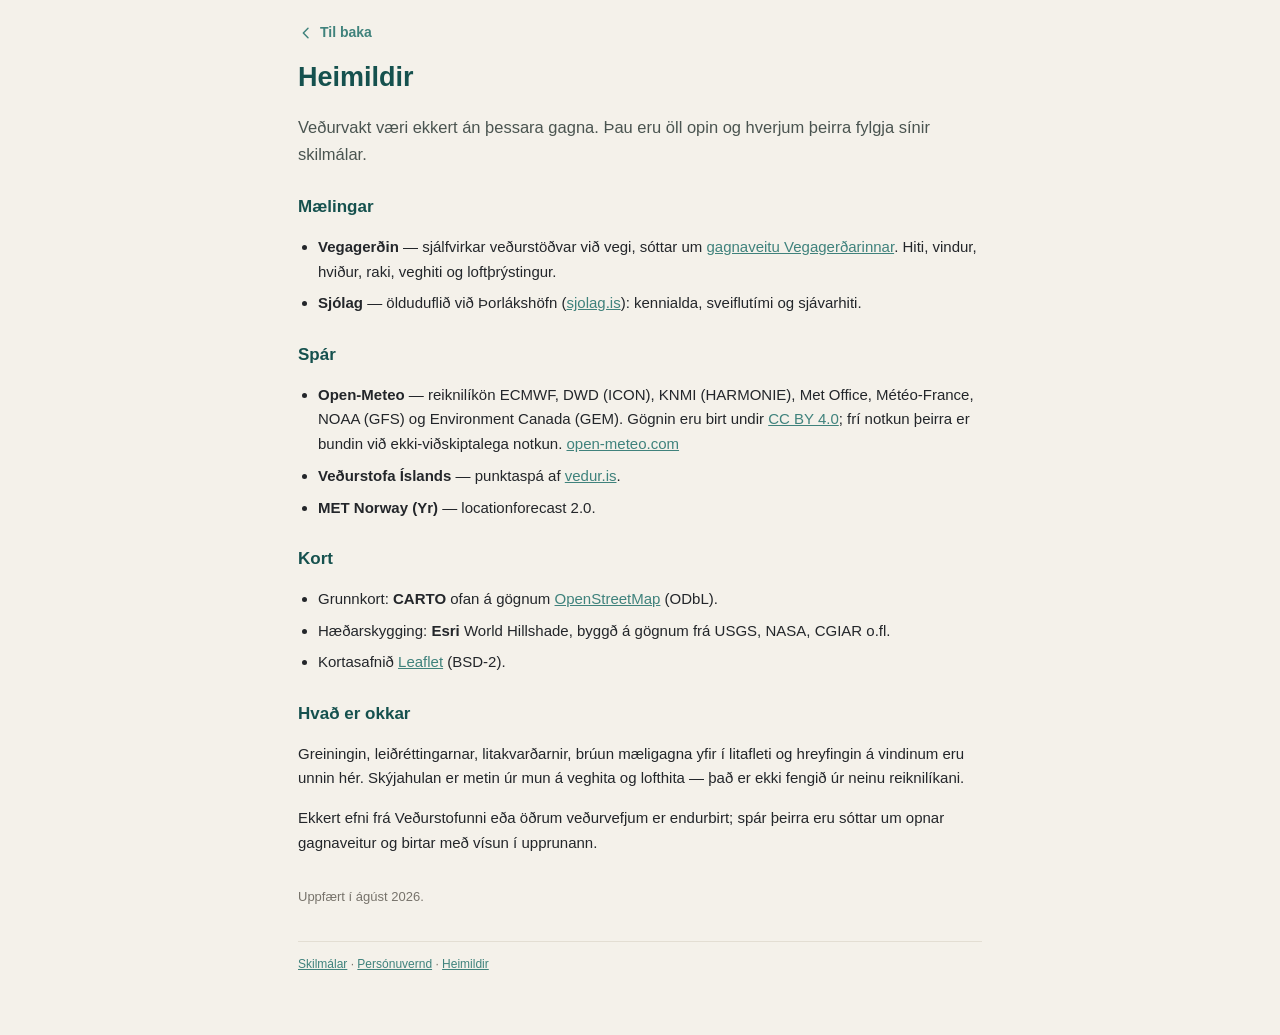
<file: site/heimildir.html>
<!DOCTYPE html>
<html lang="is">
<head>
<meta charset="utf-8">
<meta name="viewport" content="width=device-width, initial-scale=1">
<title>Heimildir · Veðurvakt</title>
<link rel="stylesheet" href="style.css">
<link rel="icon" href="favicon-32.png" sizes="32x32">
</head>
<body>
<div class="page prose">
  <a class="back" href="index.html">
    <svg viewBox="0 0 24 24" aria-hidden="true"><path d="M9 5l7 7-7 7" fill="none"
      stroke="currentColor" stroke-width="2.2" stroke-linecap="round"
      stroke-linejoin="round"/></svg>
    Til baka
  </a>
  <h1>Heimildir</h1>
  <p class="lead">Veðurvakt væri ekkert án þessara gagna. Þau eru öll opin og
    hverjum þeirra fylgja sínir skilmálar.</p>

  <h2>Mælingar</h2>
  <ul>
    <li><strong>Vegagerðin</strong> — sjálfvirkar veðurstöðvar við vegi, sóttar
      um <a href="https://gagnaveita.vegagerdin.is">gagnaveitu Vegagerðarinnar</a>.
      Hiti, vindur, hviður, raki, veghiti og loftþrýstingur.</li>
    <li><strong>Sjólag</strong> — ölduduflið við Þorlákshöfn
      (<a href="https://sjolag.is">sjolag.is</a>): kennialda, sveiflutími og
      sjávarhiti.</li>
  </ul>

  <h2>Spár</h2>
  <ul>
    <li><strong>Open-Meteo</strong> — reiknilíkön ECMWF, DWD (ICON), KNMI
      (HARMONIE), Met Office, Météo-France, NOAA (GFS) og Environment Canada
      (GEM). Gögnin eru birt undir
      <a href="https://creativecommons.org/licenses/by/4.0/">CC BY 4.0</a>; frí
      notkun þeirra er bundin við ekki-viðskiptalega notkun.
      <a href="https://open-meteo.com">open-meteo.com</a></li>
    <li><strong>Veðurstofa Íslands</strong> — punktaspá af
      <a href="https://www.vedur.is">vedur.is</a>.</li>
    <li><strong>MET Norway (Yr)</strong> — locationforecast 2.0.</li>
  </ul>

  <h2>Kort</h2>
  <ul>
    <li>Grunnkort: <strong>CARTO</strong> ofan á gögnum
      <a href="https://www.openstreetmap.org/copyright">OpenStreetMap</a>
      (ODbL).</li>
    <li>Hæðarskygging: <strong>Esri</strong> World Hillshade, byggð á gögnum frá
      USGS, NASA, CGIAR o.fl.</li>
    <li>Kortasafnið <a href="https://leafletjs.com">Leaflet</a> (BSD-2).</li>
  </ul>

  <h2>Hvað er okkar</h2>
  <p>Greiningin, leiðréttingarnar, litakvarðarnir, brúun mæligagna yfir í
    litafleti og hreyfingin á vindinum eru unnin hér. Skýjahulan er metin úr
    mun á veghita og lofthita — það er ekki fengið úr neinu reiknilíkani.</p>

  <p>Ekkert efni frá Veðurstofunni eða öðrum veðurvefjum er endurbirt; spár
    þeirra eru sóttar um opnar gagnaveitur og birtar með vísun í upprunann.</p>

  <p class="stamp">Uppfært í ágúst 2026.</p>

  <footer class="foot">
    <a href="skilmalar.html">Skilmálar</a> · <a href="personuvernd.html">Persónuvernd</a>
    · <a href="heimildir.html">Heimildir</a>
  </footer>
</div>
</body>
</html>
</file>
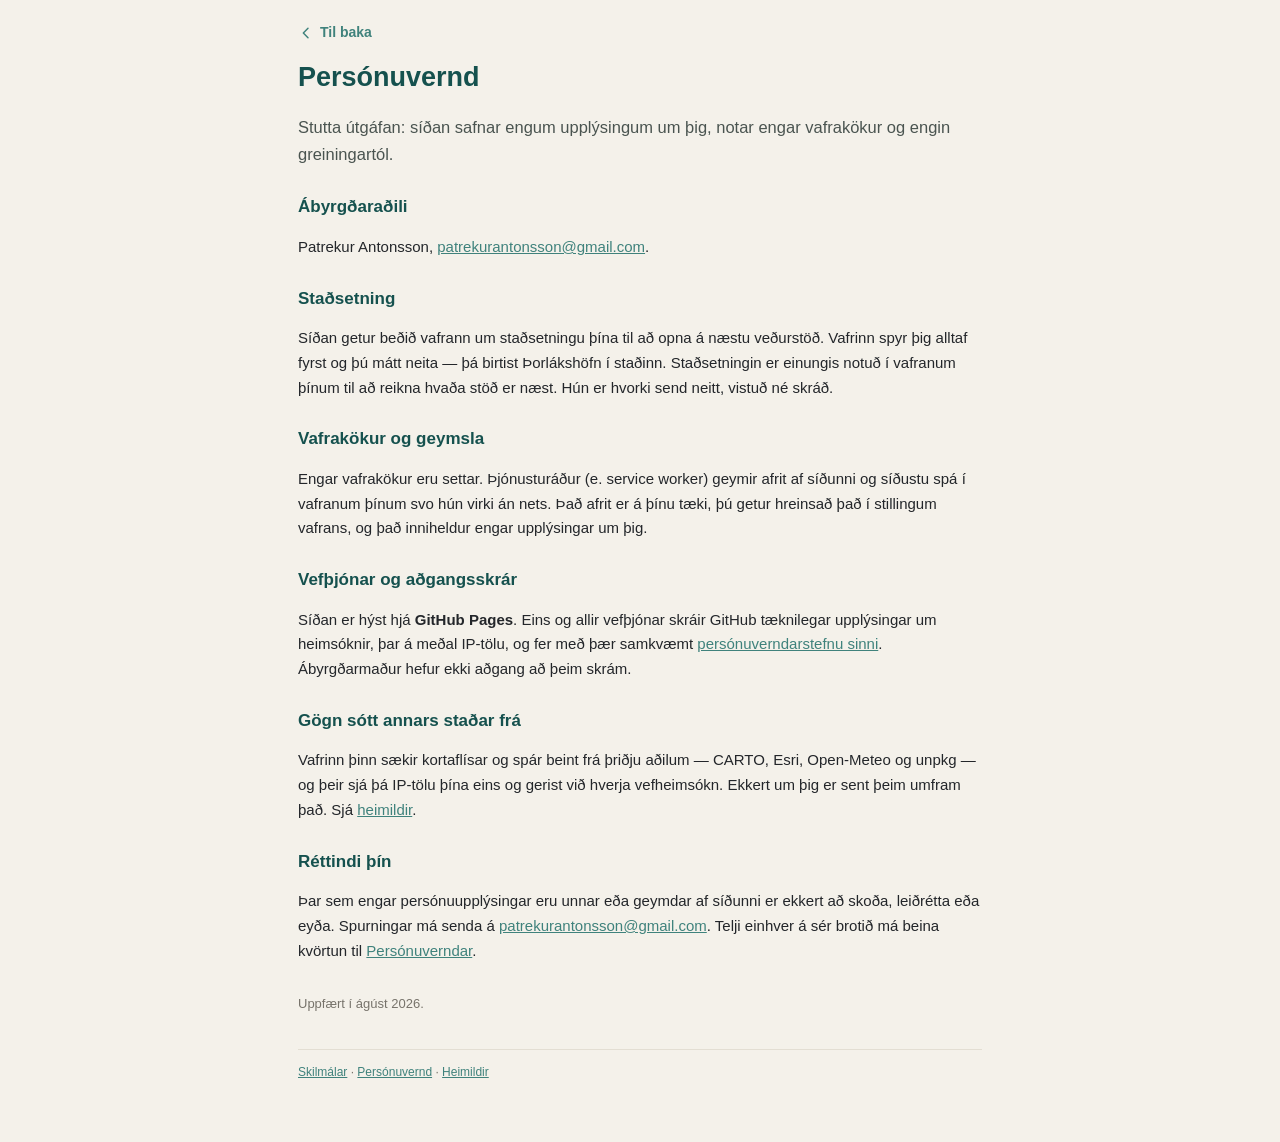
<file: site/personuvernd.html>
<!DOCTYPE html>
<html lang="is">
<head>
<meta charset="utf-8">
<meta name="viewport" content="width=device-width, initial-scale=1">
<title>Persónuvernd · Veðurvakt</title>
<link rel="stylesheet" href="style.css">
<link rel="icon" href="favicon-32.png" sizes="32x32">
</head>
<body>
<div class="page prose">
  <a class="back" href="index.html">
    <svg viewBox="0 0 24 24" aria-hidden="true"><path d="M9 5l7 7-7 7" fill="none"
      stroke="currentColor" stroke-width="2.2" stroke-linecap="round"
      stroke-linejoin="round"/></svg>
    Til baka
  </a>
  <h1>Persónuvernd</h1>
  <p class="lead">Stutta útgáfan: síðan safnar engum upplýsingum um þig, notar
    engar vafrakökur og engin greiningartól.</p>

  <h2>Ábyrgðaraðili</h2>
  <p>Patrekur Antonsson, <a href="mailto:patrekurantonsson@gmail.com">patrekurantonsson@gmail.com</a>.</p>

  <h2>Staðsetning</h2>
  <p>Síðan getur beðið vafrann um staðsetningu þína til að opna á næstu
    veðurstöð. Vafrinn spyr þig alltaf fyrst og þú mátt neita — þá birtist
    Þorlákshöfn í staðinn. Staðsetningin er einungis notuð í vafranum þínum til
    að reikna hvaða stöð er næst. Hún er hvorki send neitt, vistuð né skráð.</p>

  <h2>Vafrakökur og geymsla</h2>
  <p>Engar vafrakökur eru settar. Þjónusturáður (e. service worker) geymir
    afrit af síðunni og síðustu spá í vafranum þínum svo hún virki án nets. Það
    afrit er á þínu tæki, þú getur hreinsað það í stillingum vafrans, og það
    inniheldur engar upplýsingar um þig.</p>

  <h2>Vefþjónar og aðgangsskrár</h2>
  <p>Síðan er hýst hjá <strong>GitHub Pages</strong>. Eins og allir vefþjónar
    skráir GitHub tæknilegar upplýsingar um heimsóknir, þar á meðal IP-tölu, og
    fer með þær samkvæmt
    <a href="https://docs.github.com/site-policy/privacy-policies/github-privacy-statement">persónuverndarstefnu
    sinni</a>. Ábyrgðarmaður hefur ekki aðgang að þeim skrám.</p>

  <h2>Gögn sótt annars staðar frá</h2>
  <p>Vafrinn þinn sækir kortaflísar og spár beint frá þriðju aðilum — CARTO,
    Esri, Open-Meteo og unpkg — og þeir sjá þá IP-tölu þína eins og gerist við
    hverja vefheimsókn. Ekkert um þig er sent þeim umfram það.
    Sjá <a href="heimildir.html">heimildir</a>.</p>

  <h2>Réttindi þín</h2>
  <p>Þar sem engar persónuupplýsingar eru unnar eða geymdar af síðunni er
    ekkert að skoða, leiðrétta eða eyða. Spurningar má senda á
    <a href="mailto:patrekurantonsson@gmail.com">patrekurantonsson@gmail.com</a>. Telji einhver á sér brotið má
    beina kvörtun til <a href="https://www.personuvernd.is">Persónuverndar</a>.</p>

  <p class="stamp">Uppfært í ágúst 2026.</p>

  <footer class="foot">
    <a href="skilmalar.html">Skilmálar</a> · <a href="personuvernd.html">Persónuvernd</a>
    · <a href="heimildir.html">Heimildir</a>
  </footer>
</div>
</body>
</html>
</file>
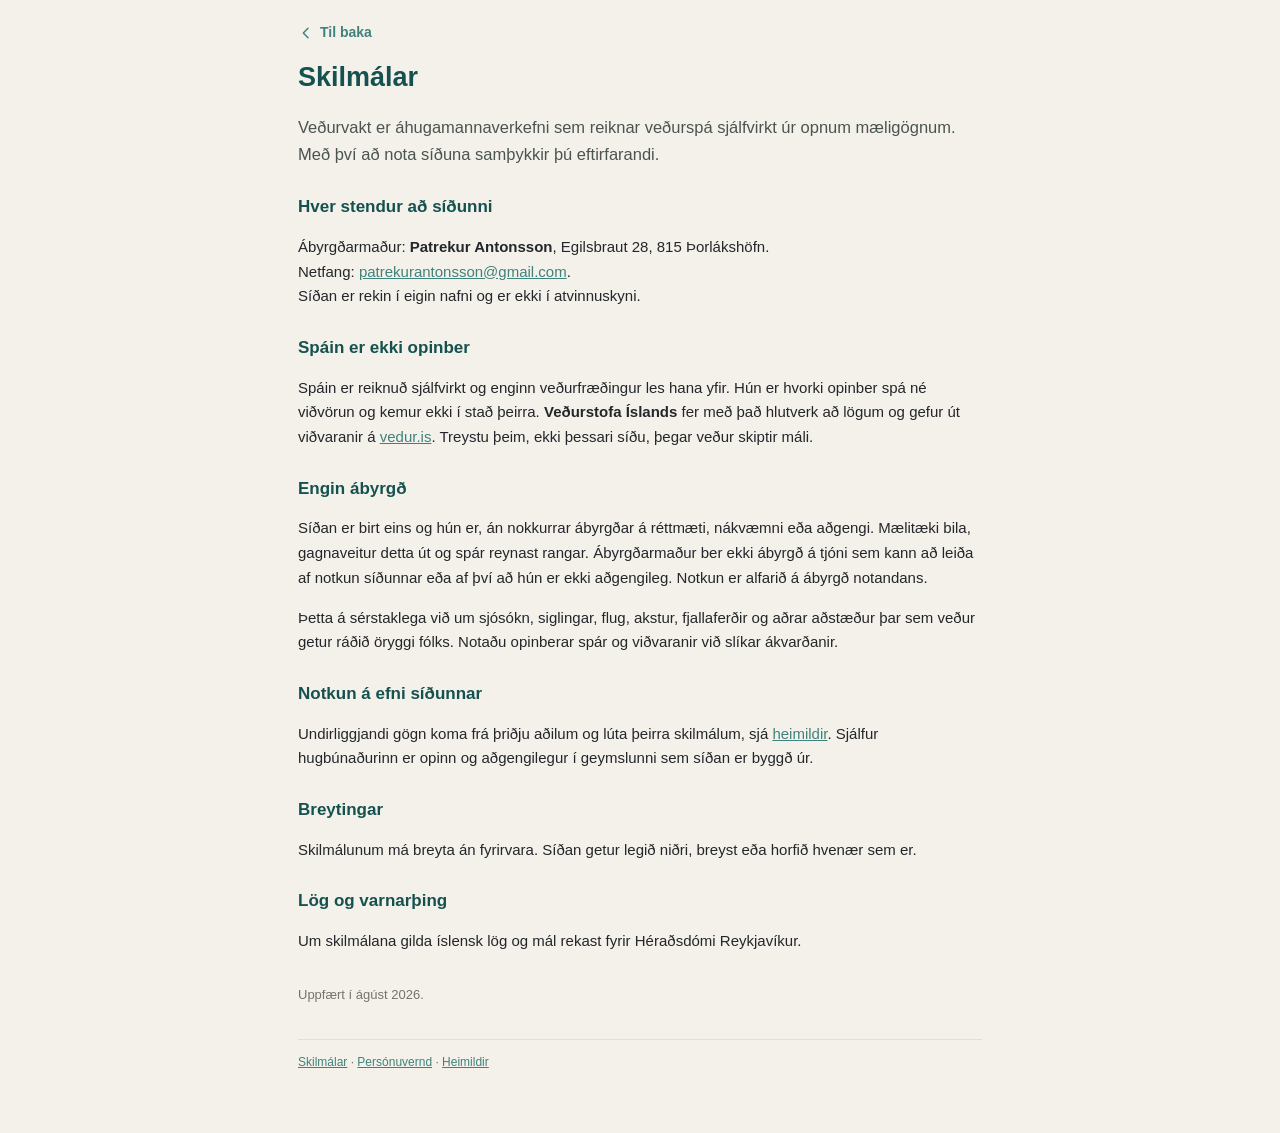
<file: site/skilmalar.html>
<!DOCTYPE html>
<html lang="is">
<head>
<meta charset="utf-8">
<meta name="viewport" content="width=device-width, initial-scale=1">
<title>Skilmálar · Veðurvakt</title>
<link rel="stylesheet" href="style.css">
<link rel="icon" href="favicon-32.png" sizes="32x32">
</head>
<body>
<div class="page prose">
  <a class="back" href="index.html">
    <svg viewBox="0 0 24 24" aria-hidden="true"><path d="M9 5l7 7-7 7" fill="none"
      stroke="currentColor" stroke-width="2.2" stroke-linecap="round"
      stroke-linejoin="round"/></svg>
    Til baka
  </a>
  <h1>Skilmálar</h1>
  <p class="lead">Veðurvakt er áhugamannaverkefni sem reiknar veðurspá sjálfvirkt
    úr opnum mæligögnum. Með því að nota síðuna samþykkir þú eftirfarandi.</p>

  <h2>Hver stendur að síðunni</h2>
  <p>Ábyrgðarmaður: <strong>Patrekur Antonsson</strong>, Egilsbraut 28, 815 Þorlákshöfn.<br>
    Netfang: <a href="mailto:patrekurantonsson@gmail.com">patrekurantonsson@gmail.com</a>.<br>
    Síðan er rekin í eigin nafni og er ekki í atvinnuskyni.</p>

  <h2>Spáin er ekki opinber</h2>
  <p>Spáin er reiknuð sjálfvirkt og enginn veðurfræðingur les hana yfir. Hún er
    hvorki opinber spá né viðvörun og kemur ekki í stað þeirra.
    <strong>Veðurstofa Íslands</strong> fer með það hlutverk að lögum og gefur út
    viðvaranir á <a href="https://www.vedur.is">vedur.is</a>. Treystu þeim, ekki
    þessari síðu, þegar veður skiptir máli.</p>

  <h2>Engin ábyrgð</h2>
  <p>Síðan er birt eins og hún er, án nokkurrar ábyrgðar á réttmæti, nákvæmni eða
    aðgengi. Mælitæki bila, gagnaveitur detta út og spár reynast rangar.
    Ábyrgðarmaður ber ekki ábyrgð á tjóni sem kann að leiða af notkun síðunnar
    eða af því að hún er ekki aðgengileg. Notkun er alfarið á ábyrgð notandans.</p>

  <p>Þetta á sérstaklega við um sjósókn, siglingar, flug, akstur, fjallaferðir og
    aðrar aðstæður þar sem veður getur ráðið öryggi fólks. Notaðu opinberar spár
    og viðvaranir við slíkar ákvarðanir.</p>

  <h2>Notkun á efni síðunnar</h2>
  <p>Undirliggjandi gögn koma frá þriðju aðilum og lúta þeirra skilmálum, sjá
    <a href="heimildir.html">heimildir</a>. Sjálfur hugbúnaðurinn er opinn og
    aðgengilegur í geymslunni sem síðan er byggð úr.</p>

  <h2>Breytingar</h2>
  <p>Skilmálunum má breyta án fyrirvara. Síðan getur legið niðri, breyst eða
    horfið hvenær sem er.</p>

  <h2>Lög og varnarþing</h2>
  <p>Um skilmálana gilda íslensk lög og mál rekast fyrir Héraðsdómi Reykjavíkur.</p>

  <p class="stamp">Uppfært í ágúst 2026.</p>

  <footer class="foot">
    <a href="skilmalar.html">Skilmálar</a> · <a href="personuvernd.html">Persónuvernd</a>
    · <a href="heimildir.html">Heimildir</a>
  </footer>
</div>
</body>
</html>
</file>
<file: site/style.css>
:root{
  --bg:#F4F1EA;
  --card:#FFFFFF;
  --line:#E3DED3;
  --line-soft:#F1ECE3;
  --navy:#15514E;
  --navy-soft:#3F827C;
  --ink:#23262A;
  --muted:#77736B;
  --red:#C2571F;
  --notice:#E9F0EC;
  --sun:#E8A33D;
  --cloud:#C3C6BE;
  --cloud-dark:#9AA096;
  --rain:#3E7E8C;
}
*{box-sizing:border-box}
html{-webkit-text-size-adjust:100%}
body{
  margin:0;background:var(--bg);color:var(--ink);
  font-family:-apple-system,BlinkMacSystemFont,"Segoe UI",Inter,Roboto,Helvetica,Arial,sans-serif;
  font-size:15px;line-height:1.5;-webkit-font-smoothing:antialiased;
}
.page{max-width:1180px;margin:0 auto;padding:22px 18px 60px}

.place{display:flex;align-items:center;gap:10px;margin:6px 0 18px}
.place h1{font-size:30px;color:var(--navy);margin:0;font-weight:700;letter-spacing:-.01em}
.pin{width:22px;height:26px;fill:var(--navy-soft);flex:none}
.pin.small{width:13px;height:15px}

.card{background:var(--card);border:1px solid var(--line);border-radius:10px}

.top{display:grid;grid-template-columns:minmax(0,1.75fr) minmax(0,1fr);gap:18px;margin-bottom:20px}
@media (max-width:860px){.top{grid-template-columns:1fr}}

.map-card{padding:14px 16px 10px;display:flex;flex-direction:column}
.map-head{display:flex;justify-content:space-between;align-items:baseline;gap:10px;
  font-size:13px;font-weight:600;color:var(--navy)}
#map{flex:1;min-height:360px;margin-top:8px;border-radius:8px;overflow:hidden;
  background:#EFEBE2;z-index:0}
#map > svg{width:100%;height:auto;display:block}
#map.leaflet-container{font:inherit}

/* station badges on the map */
.leaflet-marker-icon.stn-wrap{background:none;border:none}
.stn{display:flex;align-items:center;gap:6px;background:#fff;border-radius:7px;
  border:1px solid #E3DED3;box-shadow:0 1px 4px rgba(35,38,42,.18);
  padding:2px 7px;font-size:12.5px;line-height:1.5;white-space:nowrap;width:max-content}
.stn-t{color:var(--red);font-weight:700}
.stn-w{color:var(--ink);font-weight:600;display:flex;align-items:center;gap:1px}
.b-arrow{width:12px;height:12px;display:block}
.stn-dot{display:block;width:7px;height:7px;border-radius:50%;margin:3px auto 0;
  border:1.5px solid #fff;box-shadow:0 0 0 1px rgba(35,38,42,.25)}
.stn.home{border-color:var(--navy);border-width:1.5px}
.stn.home .stn-t{color:var(--navy)}
.stn-dot.home{background:var(--navy);width:9px;height:9px}

/* hover card, same shape as the one on vedur.is */
.leaflet-popup-content-wrapper{border-radius:9px;box-shadow:0 4px 18px rgba(35,38,42,.2)}
.leaflet-popup-content{margin:12px 15px;font-size:13.5px;min-width:180px}
.leaflet-popup-tip{box-shadow:none}
.pop-h{display:flex;justify-content:space-between;gap:16px;align-items:baseline;
  margin-bottom:8px}
.pop-h strong{color:var(--navy);font-size:15px}
.pop-h span{color:var(--muted);font-size:13px}
.pop dl{display:grid;grid-template-columns:auto 1fr;gap:5px 14px;margin:0;font-size:13px}
.pop dt{color:var(--muted)}
.pop dd{margin:0;text-align:right;font-weight:700}
.legend{margin:6px 0 2px;font-size:11.5px;color:var(--muted)}
.muted{color:var(--muted);font-weight:400}

.now-card{padding:18px 20px 20px}
.now-head{display:flex;justify-content:space-between;align-items:baseline;
  border-bottom:1px solid var(--line-soft);padding-bottom:10px}
.now-head h2{font-size:19px;color:var(--navy);margin:0;font-weight:700}
.now-time{font-size:17px;font-weight:700;color:var(--navy)}
.now-body{display:flex;gap:16px;align-items:flex-start;padding:16px 0 4px}
.now-icon{width:86px;flex:none;text-align:center}
.now-icon svg{width:64px;height:64px}
.now-icon span{display:block;font-size:12.5px;margin-top:2px}
dl{flex:1;margin:0;display:grid;grid-template-columns:auto 1fr;gap:7px 12px;font-size:14px}
dt{color:var(--muted)}
dd{margin:0;text-align:right;font-weight:700}
dd .arrow{margin-right:5px}

.notice{background:var(--notice);border-radius:8px;padding:12px 14px;margin-top:14px}
.notice h3{margin:0 0 5px;font-size:14px;color:var(--navy);display:flex;align-items:center;gap:6px}
.notice p{margin:0;font-size:12.5px;color:#4A5450}
.notice a{color:var(--navy)}

.tabs{display:flex;align-items:center;gap:8px;margin:0 0 14px;flex-wrap:wrap}
.tab{font:inherit;font-size:14px;font-weight:600;color:var(--navy);cursor:pointer;
  background:transparent;border:none;border-radius:7px;padding:8px 14px}
.tab.active{background:var(--navy);color:#fff}
.tab.ghost{color:var(--muted);font-weight:500}
.tab.ghost.active{background:var(--navy);color:#fff}
.tab:focus-visible{outline:2px solid var(--navy-soft);outline-offset:2px}
.tab-spacer{flex:1}

.panel{padding:4px 0;overflow:hidden}
.hidden{display:none}

table{width:100%;border-collapse:collapse}
.hours th{font-size:12px;font-weight:500;color:var(--muted);text-align:left;
  padding:14px 18px 12px;border-bottom:1px solid var(--line)}
.hours td{padding:11px 18px;border-bottom:1px solid var(--line-soft);font-size:15px}
.hours tr:last-child td{border-bottom:none}
.hours .num{text-align:right}
.hours td.num{text-align:right}
.time{font-weight:600;font-size:14px}
.temp{color:var(--red);font-weight:700}
.wind{white-space:nowrap;font-weight:600}
.wind .unit,.pcp .unit,.rh .unit{color:var(--muted);font-weight:400;font-size:13px}
.sym{width:40px;height:40px;display:block}
.arrow{display:inline-block;width:14px;height:14px;vertical-align:-2px;fill:var(--ink)}

.days{padding:6px 18px 16px}
.day{display:grid;grid-template-columns:110px 46px 1fr;gap:14px;align-items:center;
  padding:13px 0;border-bottom:1px solid var(--line-soft)}
.day:last-child{border-bottom:none}
.day .name{font-weight:600;text-transform:capitalize}
.day .range{font-weight:700}
.day .range .lo{color:var(--muted);font-weight:500}
.day .range .hi{color:var(--red)}
.day .detail{color:var(--muted);font-size:13.5px}
.day .name .date{display:block;font-size:12px;color:var(--muted);font-weight:400}
.days-note{padding:4px 0 0}

.why{margin:0;padding:16px 18px 8px 36px}
.why li{margin-bottom:9px}
.why-grid{display:grid;grid-template-columns:repeat(auto-fit,minmax(190px,1fr));
  gap:1px;background:var(--line-soft);border-top:1px solid var(--line)}
.why-grid div{background:#fff;padding:14px 18px}
.why-grid span{display:block;font-size:12px;color:var(--muted)}
.why-grid strong{font-size:17px;font-weight:700}

#score-intro{padding:16px 18px 0;margin:0;font-size:13.5px}
.foot{margin-top:26px;font-size:12px;color:var(--muted);line-height:1.7}
.foot a{color:var(--navy-soft)}
.stale{color:var(--red);font-weight:600}

/* median-of-all-forecasts chip in the header corner */
.ensemble-chip{
  margin-left:auto;display:flex;align-items:center;gap:14px;text-decoration:none;
  background:var(--card);border:1px solid var(--line);border-radius:10px;
  padding:10px 14px 10px 16px;color:var(--ink);min-width:220px;
  transition:border-color .15s, box-shadow .15s;
}
.ensemble-chip:hover{border-color:#CFC7B8;box-shadow:0 2px 10px rgba(21,81,78,.08)}
.ensemble-chip:focus-visible{outline:2px solid var(--navy-soft);outline-offset:2px}
.chip-label{position:absolute;width:1px;height:1px;overflow:hidden;clip:rect(0 0 0 0)}
.ensemble-chip > div{display:flex;flex-direction:column}
.chip-main{display:block;font-size:22px;font-weight:700;color:var(--red);line-height:1.15}
.chip-main #chip-wind{font-size:14px;color:var(--ink);font-weight:600;margin-left:9px}
.chip-sub{display:block;font-size:11.5px;color:var(--muted);margin-top:1px}
.chev{width:18px;height:18px;color:var(--navy-soft);margin-left:auto;flex:none}
@media (max-width:660px){
  .ensemble-chip{margin-left:0;width:100%;order:3}
  .place{flex-wrap:wrap}
}

/* comparison page */
.back{display:inline-flex;align-items:center;gap:6px;color:var(--navy);
  text-decoration:none;font-size:14px;font-weight:600;margin-bottom:8px}
.back svg{width:16px;height:16px;transform:rotate(180deg)}
.spread-card{padding:16px 18px}
.spread-card h2{margin:0 0 4px;font-size:17px;color:var(--navy)}
.spread-card p{margin:0 0 10px;font-size:13px;color:var(--muted)}
.matrix{overflow-x:auto}
.matrix table{min-width:760px}
.matrix th.src{font-weight:600;color:var(--navy);cursor:pointer;white-space:nowrap}
.matrix th.src.sel{text-decoration:underline}
.matrix td.med{background:#F6F2EA;font-weight:700}
.matrix th.med{background:#F6F2EA;color:var(--navy);font-weight:700}
.matrix td{text-align:right;font-variant-numeric:tabular-nums}
.matrix td:first-child,.matrix th:first-child{text-align:left}
.metric-tabs{display:flex;gap:6px;padding:14px 18px 0}
.metric{font:inherit;font-size:13px;font-weight:600;border:1px solid var(--line);
  background:#fff;color:var(--navy);border-radius:20px;padding:5px 13px;cursor:pointer}
.metric.on{background:var(--navy);color:#fff;border-color:var(--navy)}
.srclist{display:grid;grid-template-columns:repeat(auto-fit,minmax(230px,1fr));
  gap:1px;background:var(--line-soft)}
.srclist div{background:#fff;padding:13px 18px}
.srclist strong{display:block;font-size:14px;color:var(--navy)}
.srclist span{font-size:12px;color:var(--muted)}
.agree{display:inline-block;width:46px;height:6px;border-radius:3px;background:#EAE4D9;
  vertical-align:middle;overflow:hidden}
.agree i{display:block;height:100%;background:#4E8F79}


/* --- hour slider, in the shape of the one on vedur.is --- */
.scrub-card{padding:12px 16px 8px;margin-bottom:16px}
.scrub-head{display:flex;align-items:center;justify-content:space-between;gap:12px;
  font-size:14.5px;color:var(--ink);margin-bottom:8px}
.scrub-head strong{color:var(--navy);text-transform:capitalize}
.scrub-btn{font:inherit;font-size:13px;font-weight:600;cursor:pointer;color:var(--navy);
  background:#fff;border:1px solid var(--line);border-radius:20px;padding:4px 14px}
.scrub-btn.on{background:var(--navy);color:#fff;border-color:var(--navy)}
.scrub-days{position:relative;height:26px;border-bottom:1px solid var(--line)}
.scrub-days .sep{position:absolute;top:2px;bottom:0;width:1px;background:var(--line)}
.dayname{position:absolute;top:0;transform:translateX(-50%);white-space:nowrap;
  font:inherit;font-size:13px;font-weight:600;color:var(--navy-soft);cursor:pointer;
  background:none;border:none;padding:2px 6px;text-transform:capitalize}
.dayname.on{color:var(--navy);text-decoration:underline}
#scrub{-webkit-appearance:none;appearance:none;width:100%;height:18px;margin:6px 0 0;
  background:transparent;cursor:pointer;display:block}
#scrub::-webkit-slider-runnable-track{height:4px;border-radius:2px;background:#DDD6C9}
#scrub::-moz-range-track{height:4px;border-radius:2px;background:#DDD6C9}
#scrub::-webkit-slider-thumb{-webkit-appearance:none;width:18px;height:18px;margin-top:-7px;
  border-radius:5px;background:var(--navy);border:2px solid #fff;
  box-shadow:0 1px 4px rgba(21,81,78,.45)}
#scrub::-moz-range-thumb{width:14px;height:18px;border-radius:5px;background:var(--navy);
  border:2px solid #fff}
#scrub:focus-visible{outline:2px solid var(--navy-soft);outline-offset:4px}
.scrub-ticks{position:relative;height:18px}
.tick{position:absolute;transform:translateX(-50%);font-size:11.5px;color:var(--muted)}
.tick.minor{color:#A8B3C4}
@media (max-width:700px){.tick.minor{display:none}}

/* map extras */
.stn-n{background:var(--navy);color:#fff;border-radius:9px;font-size:10.5px;
  font-weight:700;padding:0 5px;margin-left:1px}
.stn-dot.lone{width:11px;height:11px;margin:0;border:2px solid #fff;
  box-shadow:0 0 0 1px rgba(35,38,42,.3)}
.map-fit{width:32px;height:32px;font-size:15px;line-height:1;cursor:pointer;
  background:#fff;border:2px solid rgba(0,0,0,.2);border-radius:4px;color:var(--navy)}
.pop-multi{max-width:280px}
.pop-stn{border-top:1px solid var(--line-soft);padding-top:8px;margin-top:8px}
.pop-stn h4{margin:0 0 5px;font-size:13.5px;color:var(--navy)}
.pop-note{margin:10px 0 0;font-size:12px;color:var(--muted);line-height:1.5;
  border-top:1px solid var(--line-soft);padding-top:8px}

/* selected hour in the table, and clickable rows */
.hours tbody tr[data-hour]{cursor:pointer}
.hours tbody tr[data-hour]:hover{background:#F7FAFD}
.hours tr.sel td{background:#E9F0EC}
.matrix td.sym-cell{padding:2px 8px}
.matrix .sym{width:30px;height:30px;margin:0 auto}

/* picking a station on the map */
.back-home{font:inherit;font-size:13px;font-weight:600;cursor:pointer;color:var(--navy);
  background:#fff;border:1px solid var(--line);border-radius:20px;padding:4px 13px}
.back-home:hover{border-color:#CFC7B8}
.stn.sel{border-color:var(--navy);border-width:1.5px;box-shadow:0 2px 8px rgba(21,81,78,.3)}
.pop-pick{font:inherit;font-size:12.5px;font-weight:600;cursor:pointer;width:100%;
  margin-top:10px;padding:6px 10px;border-radius:6px;border:1px solid var(--navy);
  background:var(--navy);color:#fff}
.pop-pick:hover{background:#0D3D3B}
.hours td.muted{padding:18px;color:var(--muted)}

/* badges showing a forecast rather than a measurement */
.stn.fcst{border-style:dashed;background:#FCFDFF}
.pop-fcst{border-bottom:1px solid var(--line-soft);padding-bottom:8px;margin-bottom:8px}
.pop h5{margin:0 0 5px;font-size:11.5px;font-weight:700;letter-spacing:.04em;
  text-transform:uppercase;color:var(--navy-soft)}
.pop h5.pop-obs{color:var(--muted)}

/* comparison page: the median table has five columns and needs the room */
.top.compare{grid-template-columns:minmax(0,1.15fr) minmax(0,1fr)}
@media (max-width:980px){.top.compare{grid-template-columns:1fr}}
.scrolls{overflow-x:auto}
#median-table th,#median-table td{padding:9px 10px;white-space:nowrap}
#median-table .sym{width:30px;height:30px}
#median-table .agree{width:34px;margin-left:6px}
.now-card #median-table{min-width:0}

/* --- map layers: stations, temperature, wind, rain --- */
.layers{display:flex;gap:6px;flex-wrap:wrap;margin:10px 0 0}
.layer-btn{font:inherit;font-size:12.5px;font-weight:600;cursor:pointer;
  border:1px solid var(--line);background:#fff;color:var(--navy);
  border-radius:20px;padding:4px 12px}
.layer-btn:hover{border-color:#CFC7B8}
.layer-btn.on{background:var(--navy);color:#fff;border-color:var(--navy)}
.map-card{position:relative}
.field-canvas{position:absolute;left:0;top:0;pointer-events:none}

/* colour scale under the map */
.lg{display:none;margin:8px 2px 0;max-width:320px}
.lg:not(:empty){display:block}
.lg-title{font-size:11.5px;font-weight:600;color:var(--navy);margin-bottom:3px}
.lg-title em{font-style:normal;color:var(--muted);font-weight:400}
.lg-bar{height:9px;border-radius:5px;border:1px solid var(--line)}
.lg-ticks{display:flex;justify-content:space-between;font-size:10.5px;
  color:var(--muted);margin-top:2px}

/* single-value badge used over a colour field */
.stn.one{display:flex;align-items:center;gap:3px;background:rgba(255,255,255,.92);
  border:1px solid #DDD6C9;border-radius:6px;padding:1px 6px;font-size:12px;
  font-weight:700;line-height:1.5;white-space:nowrap;width:max-content}
.stn.one.sel{border-color:var(--navy);border-width:1.5px}
.stn.one.fcst{border-style:dashed}

/* two small buttons in the corner of the map */
.map-tools{display:flex;flex-direction:column;gap:4px}
.map-btn{width:32px;height:32px;font-size:15px;line-height:1;cursor:pointer;
  background:#fff;border:2px solid rgba(0,0,0,.2);border-radius:4px;color:var(--navy)}
.map-btn:hover{background:#F6F2EA}

/* the map filling the window */
body.mapfull{overflow:hidden}
.mapfull .map-card{position:fixed;inset:0;z-index:2000;margin:0;border-radius:0;
  border:none;padding:12px 16px 8px}
.mapfull #map{min-height:0;height:auto;flex:1}
.mapfull .lg{position:absolute;left:20px;bottom:16px;background:rgba(255,255,255,.92);
  border:1px solid var(--line);border-radius:8px;padding:8px 12px;margin:0;z-index:1000}
.mapfull .legend{display:none}
.mapfull .scrub-card{position:fixed;left:0;right:0;bottom:0;z-index:2001;margin:0;
  border-radius:0;border-left:none;border-right:none;border-bottom:none;
  padding-bottom:12px}
.mapfull .scrub-card + *{display:none}
.wind-canvas{mix-blend-mode:normal}

/* The basemap is a neutral grey product; a light warm cast puts it in the same
   family as everything drawn on top of it. */
.leaflet-tile-pane{filter:sepia(.16) saturate(.82) brightness(1.03)}

/* colour underneath, extra layers on top */
.lg{display:flex;gap:18px;flex-wrap:wrap;max-width:none}
.lg-one{min-width:150px;flex:0 1 190px}
.lg-note{font-size:11.5px;color:var(--muted);align-self:flex-end}

/* Weather colours multiply into the map instead of covering it, so coastlines,
   roads and the relief shading stay visible underneath. */
.field-canvas{mix-blend-mode:multiply}
.wind-canvas{mix-blend-mode:normal}
.relief-tiles{filter:saturate(0) contrast(1.15);mix-blend-mode:multiply}
.layer-btn.on{box-shadow:0 1px 6px rgba(21,81,78,.25)}

/* the plain-text pages: terms, privacy, sources */
.prose{max-width:720px}
.prose h1{font-size:27px;color:var(--navy);margin:6px 0 14px}
.prose h2{font-size:17px;color:var(--navy);margin:26px 0 6px}
.prose p,.prose li{font-size:15px;line-height:1.65}
.prose .lead{font-size:16.5px;color:#4A5450}
.prose ul{padding-left:20px}
.prose li{margin-bottom:7px}
.prose a{color:var(--navy-soft)}
.prose .stamp{margin-top:30px;font-size:13px;color:var(--muted)}
.prose .foot{border-top:1px solid var(--line);padding-top:12px;margin-top:34px}
</file>
